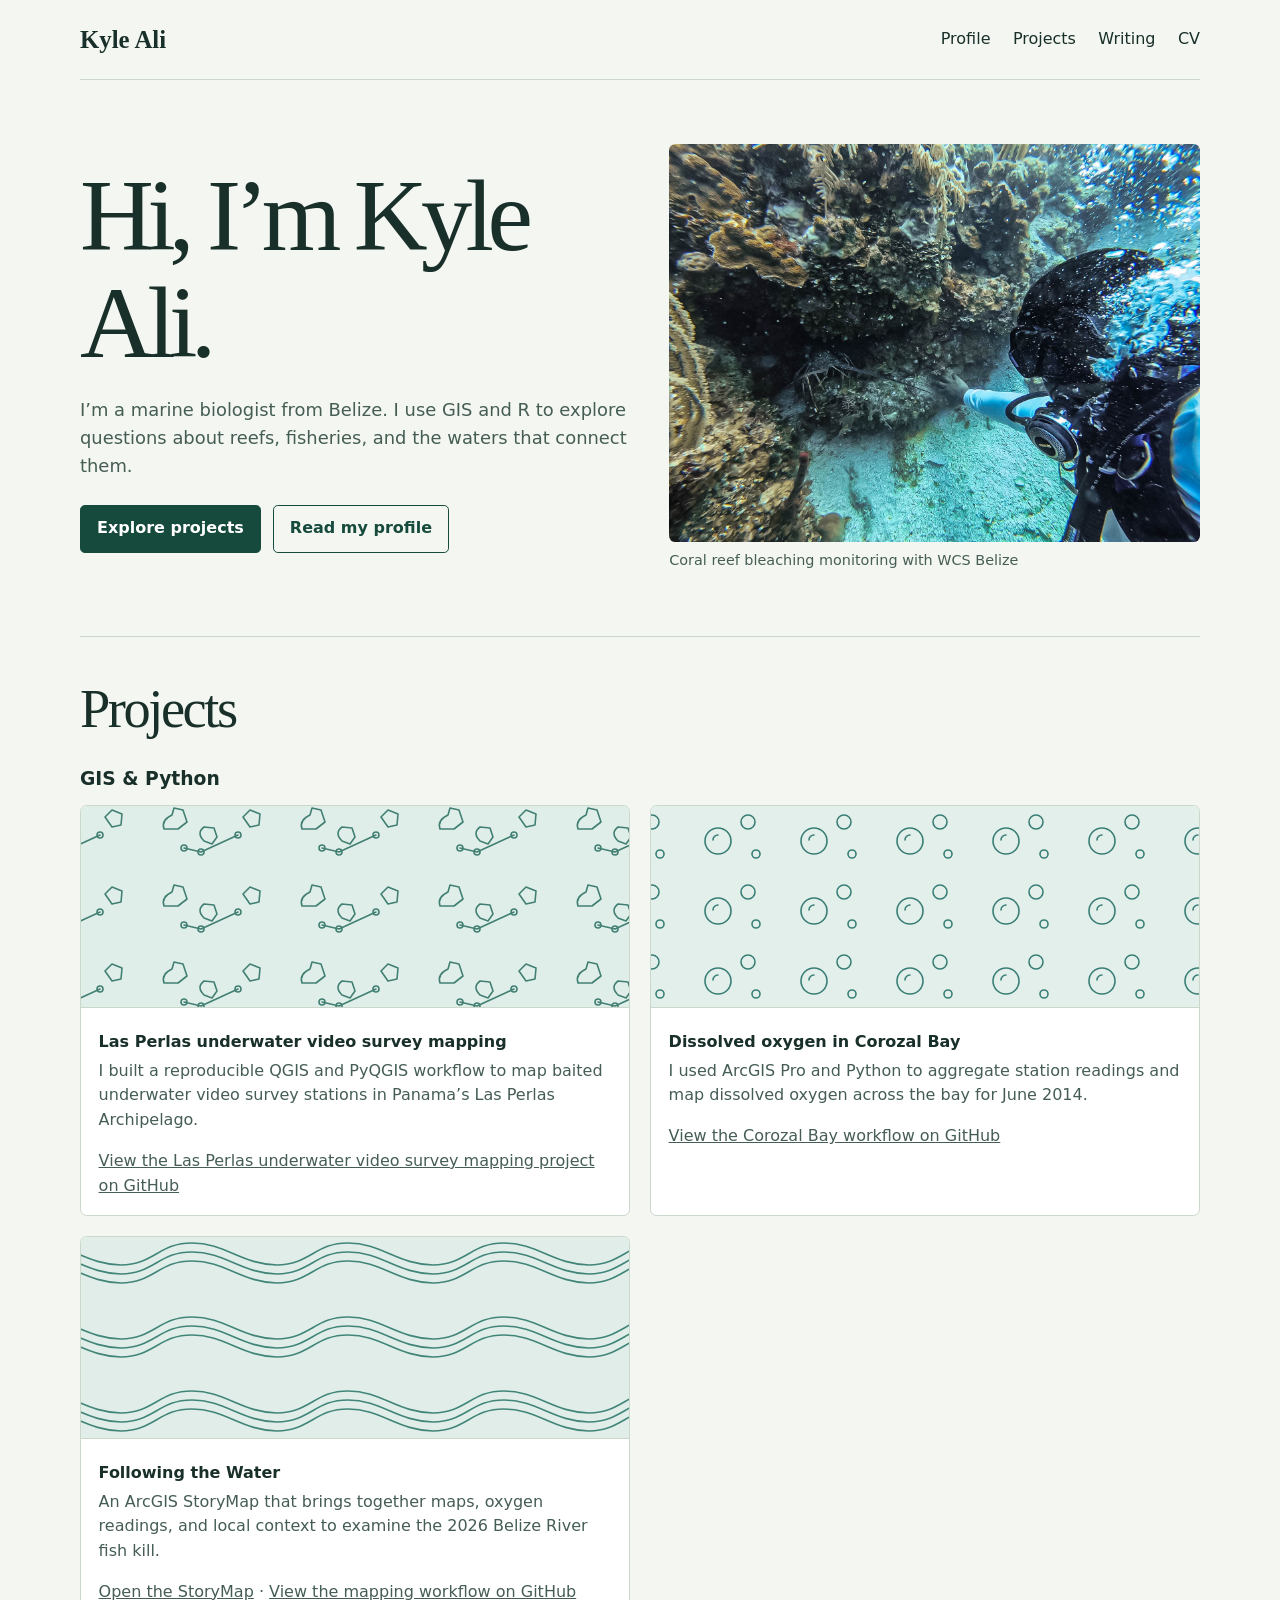
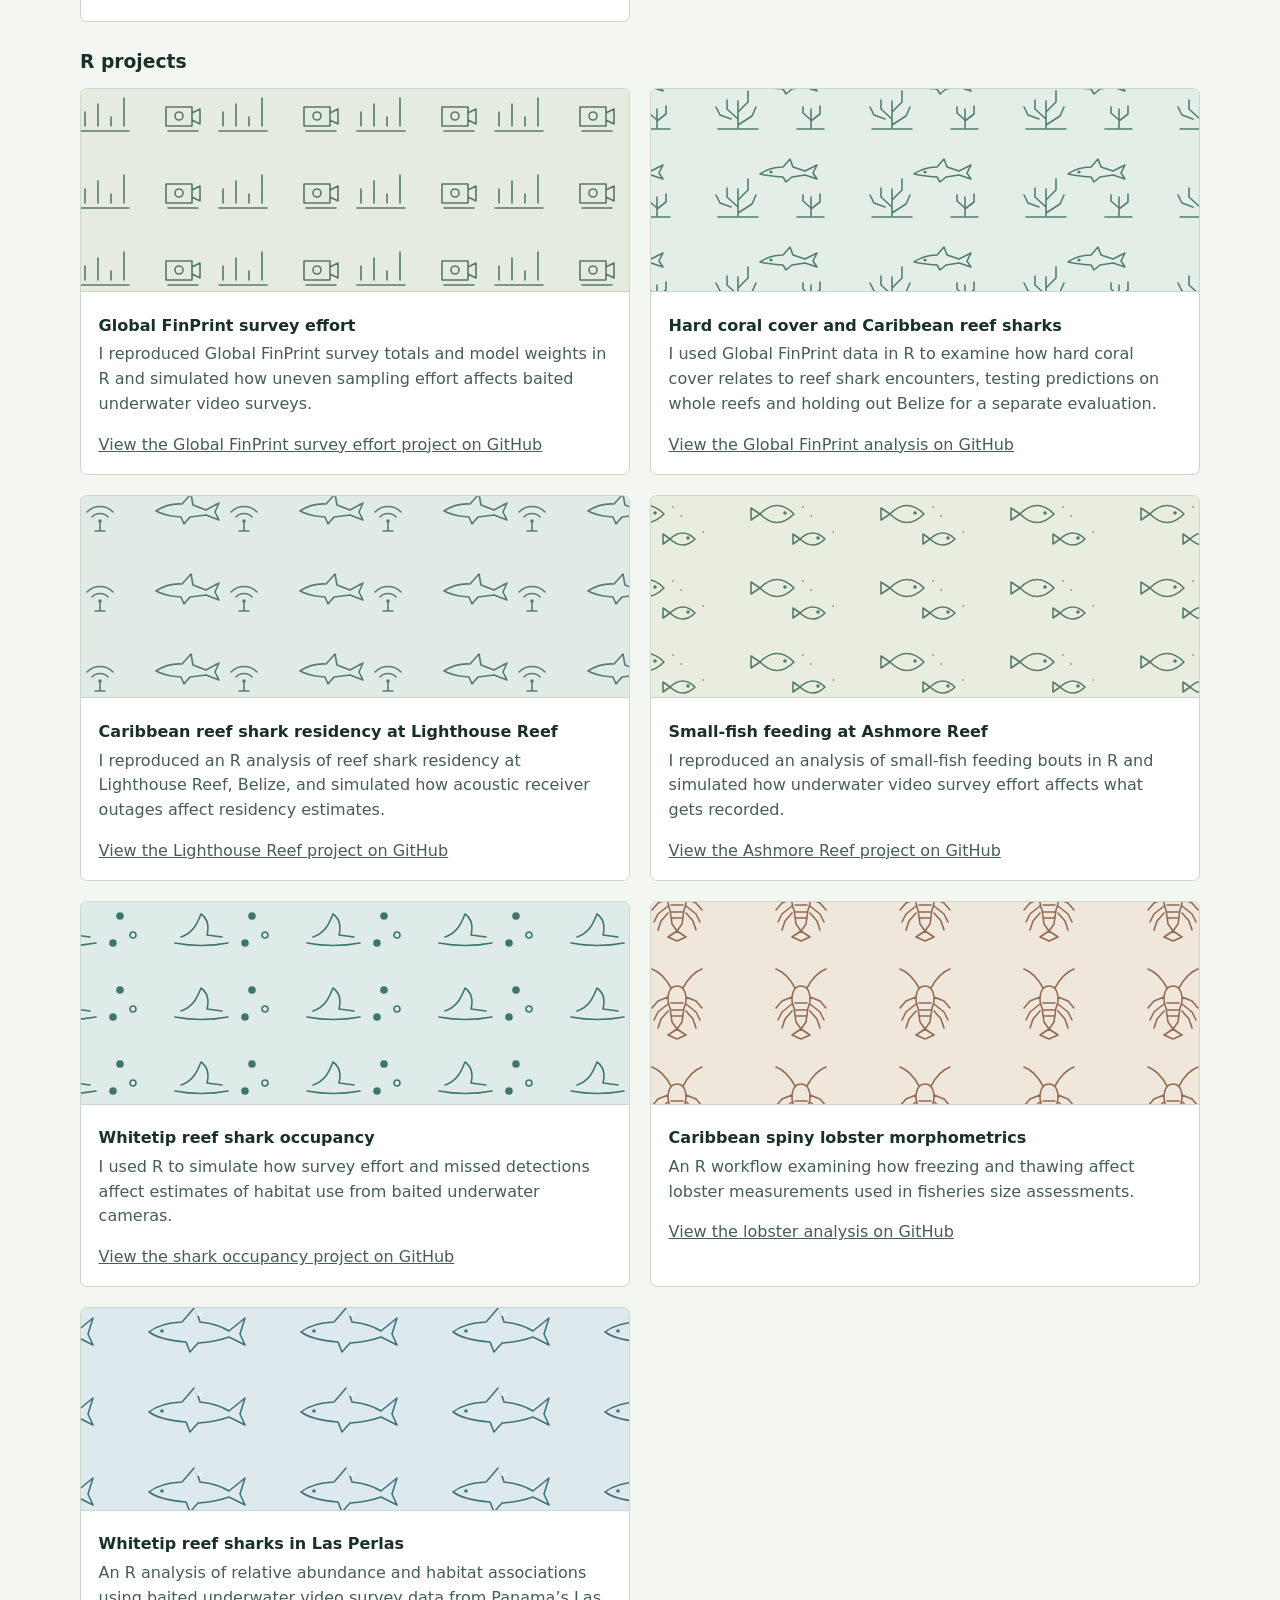
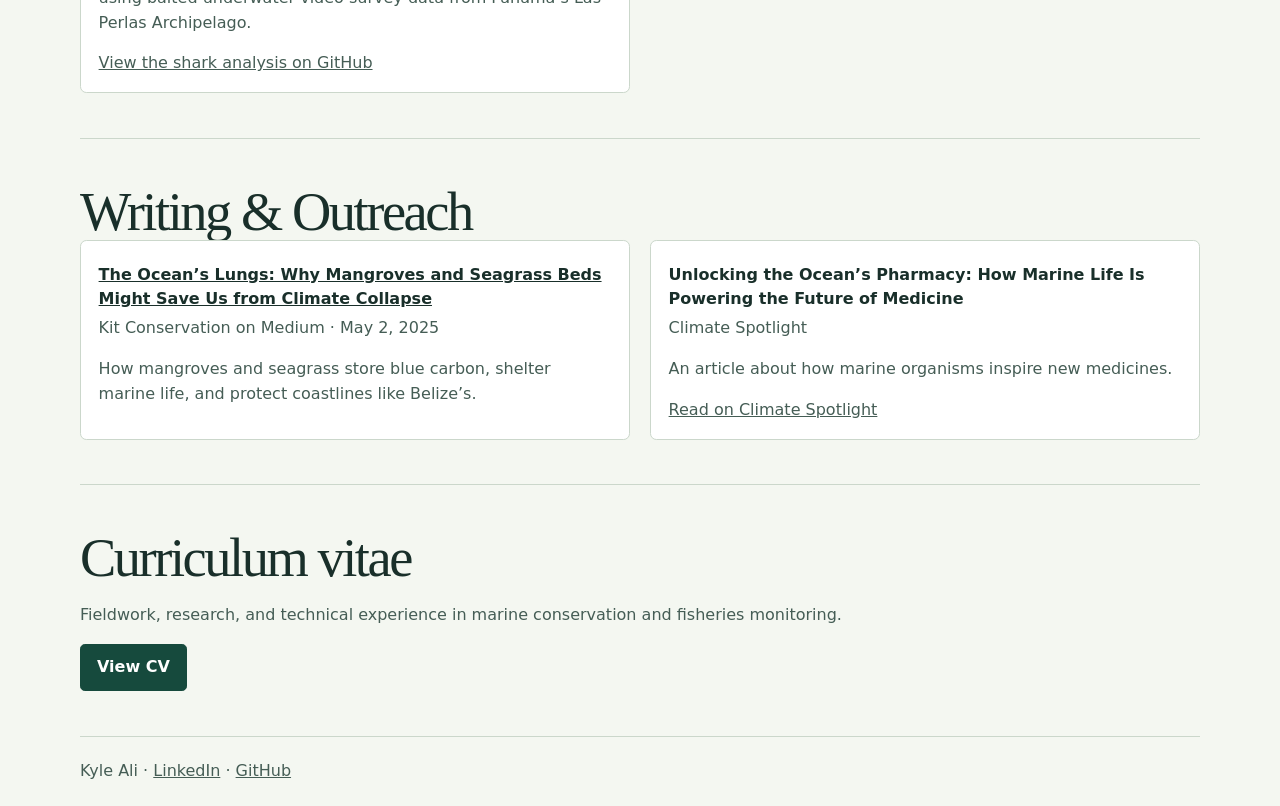
<file: index.html>
<!doctype html>
<html lang="en">
<head>
  <meta charset="utf-8">
  <meta name="viewport" content="width=device-width, initial-scale=1">
  <meta name="description" content="Kyle Ali’s portfolio in marine biology, GIS, and ecological data analysis in R.">
  <title>Kyle Ali | Marine Biology, GIS &amp; R</title>
  <link rel="stylesheet" href="style.css?v=7">
</head>
<body>
  <a class="skip" href="#main">Skip to content</a>
  <header class="wrap">
    <a class="brand" href="#main">Kyle Ali</a>
    <nav aria-label="Main navigation"><a href="profile.html">Profile</a><a href="#work">Projects</a><a href="#writing">Writing</a><a href="cv.html">CV</a></nav>
  </header>
  <main id="main" class="wrap">
    <section class="hero" aria-labelledby="title">
      <div>
        <h1 id="title">Hi, I’m Kyle Ali.</h1>
        <p>I’m a marine biologist from Belize. I use GIS and R to explore questions about reefs, fisheries, and the waters that connect them.</p>
        <div class="actions"><a class="button" href="#work">Explore projects</a><a class="button secondary" href="profile.html">Read my profile</a></div>
      </div>
      <figure class="hero-photo">
        <img src="kyle-reef.jpg" width="1600" height="1200" alt="Kyle Ali scuba diving beside a reef and looking into a crevice">
        <figcaption>Coral reef bleaching monitoring with WCS Belize</figcaption>
      </figure>
    </section>
    <section class="section" id="work" aria-labelledby="work-title">
      <h2 id="work-title">Projects</h2>
      <h3 class="project-group">GIS &amp; Python</h3>
      <div class="projects">
        <article>
          <div class="project-preview pattern-las-perlas-qgis-mapping" aria-hidden="true"></div>
          <h4>Las Perlas underwater video survey mapping</h4>
          <p>I built a reproducible QGIS and PyQGIS workflow to map baited underwater video survey stations in Panama’s Las Perlas Archipelago.</p>
          <p><a href="https://github.com/kylealibz/las-perlas-qgis-mapping">View the Las Perlas underwater video survey mapping project on GitHub</a></p>
        </article>
        <article>
          <div class="project-preview pattern-bay" aria-hidden="true"></div>
          <h4>Dissolved oxygen in Corozal Bay</h4>
          <p>I used ArcGIS Pro and Python to aggregate station readings and map dissolved oxygen across the bay for June 2014.</p>
          <p><a href="https://github.com/kylealibz/corozal-water-quality">View the Corozal Bay workflow on GitHub</a></p>
        </article>
        <article>
          <div class="project-preview pattern-river" aria-hidden="true"></div>
          <h4>Following the Water</h4>
          <p>An ArcGIS StoryMap that brings together maps, oxygen readings, and local context to examine the 2026 Belize River fish kill.</p>
          <p><a href="https://storymaps.arcgis.com/stories/e6ee90cbb7d04636bd0248661512deea">Open the StoryMap</a> · <a href="https://github.com/kylealibz/following-the-water">View the mapping workflow on GitHub</a></p>
        </article>
      </div>
      <h3 class="project-group">R projects</h3>
      <div class="projects">
        <article>
          <div class="project-preview pattern-macneil-finprint" aria-hidden="true"></div>
          <h4>Global FinPrint survey effort</h4>
          <p>I reproduced Global FinPrint survey totals and model weights in R and simulated how uneven sampling effort affects baited underwater video surveys.</p>
          <p><a href="https://github.com/kylealibz/macneil-finprint">View the Global FinPrint survey effort project on GitHub</a></p>
        </article>
        <article>
          <div class="project-preview pattern-finprint" aria-hidden="true"></div>
          <h4>Hard coral cover and Caribbean reef sharks</h4>
          <p>I used Global FinPrint data in R to examine how hard coral cover relates to reef shark encounters, testing predictions on whole reefs and holding out Belize for a separate evaluation.</p>
          <p><a href="https://github.com/kylealibz/finprint-coral-sharks">View the Global FinPrint analysis on GitHub</a></p>
        </article>
        <article>
          <div class="project-preview pattern-residency" aria-hidden="true"></div>
          <h4>Caribbean reef shark residency at Lighthouse Reef</h4>
          <p>I reproduced an R analysis of reef shark residency at Lighthouse Reef, Belize, and simulated how acoustic receiver outages affect residency estimates.</p>
          <p><a href="https://github.com/kylealibz/lighthouse-shark-residency">View the Lighthouse Reef project on GitHub</a></p>
        </article>
        <article>
          <div class="project-preview pattern-feeding" aria-hidden="true"></div>
          <h4>Small-fish feeding at Ashmore Reef</h4>
          <p>I reproduced an analysis of small-fish feeding bouts in R and simulated how underwater video survey effort affects what gets recorded.</p>
          <p><a href="https://github.com/kylealibz/ashmore-bruv">View the Ashmore Reef project on GitHub</a></p>
        </article>
        <article>
          <div class="project-preview pattern-occupancy" aria-hidden="true"></div>
          <h4>Whitetip reef shark occupancy</h4>
          <p>I used R to simulate how survey effort and missed detections affect estimates of habitat use from baited underwater cameras.</p>
          <p><a href="https://github.com/kylealibz/whitetip-occupancy">View the shark occupancy project on GitHub</a></p>
        </article>
        <article>
          <div class="project-preview pattern-lobster" aria-hidden="true"></div>
          <h4>Caribbean spiny lobster morphometrics</h4>
          <p>An R workflow examining how freezing and thawing affect lobster measurements used in fisheries size assessments.</p>
          <p><a href="https://github.com/kylealibz/caribbean-spiny-lobster-morphometrics">View the lobster analysis on GitHub</a></p>
        </article>
        <article>
          <div class="project-preview pattern-sharks" aria-hidden="true"></div>
          <h4>Whitetip reef sharks in Las Perlas</h4>
          <p>An R analysis of relative abundance and habitat associations using baited underwater video survey data from Panama’s Las Perlas Archipelago.</p>
          <p><a href="https://github.com/kylealibz/las-perlas-bruv-analysis">View the shark analysis on GitHub</a></p>
        </article>
      </div>
    </section>
    <section class="section" id="writing" aria-labelledby="writing-title">
      <h2 id="writing-title">Writing &amp; Outreach</h2>
      <div class="projects">
        <article>
          <h4><a href="https://medium.com/@kyleali.bz/the-oceans-lungs-why-mangroves-and-seagrass-beds-might-save-us-from-climate-collapse-59347dd7f408">The Ocean’s Lungs: Why Mangroves and Seagrass Beds Might Save Us from Climate Collapse</a></h4>
          <p>Kit Conservation on Medium · <time datetime="2025-05-02">May 2, 2025</time></p>
          <p>How mangroves and seagrass store blue carbon, shelter marine life, and protect coastlines like Belize’s.</p>
        </article>
        <article>
          <h4>Unlocking the Ocean’s Pharmacy: How Marine Life Is Powering the Future of Medicine</h4>
          <p>Climate Spotlight</p>
          <p>An article about how marine organisms inspire new medicines.</p>
          <p><a href="https://climatespotlight.com/unlocking-the-oceans-pharmacy-how-marine-life-is-powering-the-future-of-medicine/">Read on Climate Spotlight</a></p>
        </article>
      </div>
    </section>
    <section class="section cv" id="cv" aria-labelledby="cv-title">
      <h2 id="cv-title">Curriculum vitae</h2>
      <p>Fieldwork, research, and technical experience in marine conservation and fisheries monitoring.</p>
      <a class="button" href="cv.html">View CV</a>
    </section>
  </main>
  <footer class="wrap">Kyle Ali · <a href="https://www.linkedin.com/in/kylealibz/">LinkedIn</a> · <a href="https://github.com/kylealibz">GitHub</a></footer>
</body>
</html>
</file>
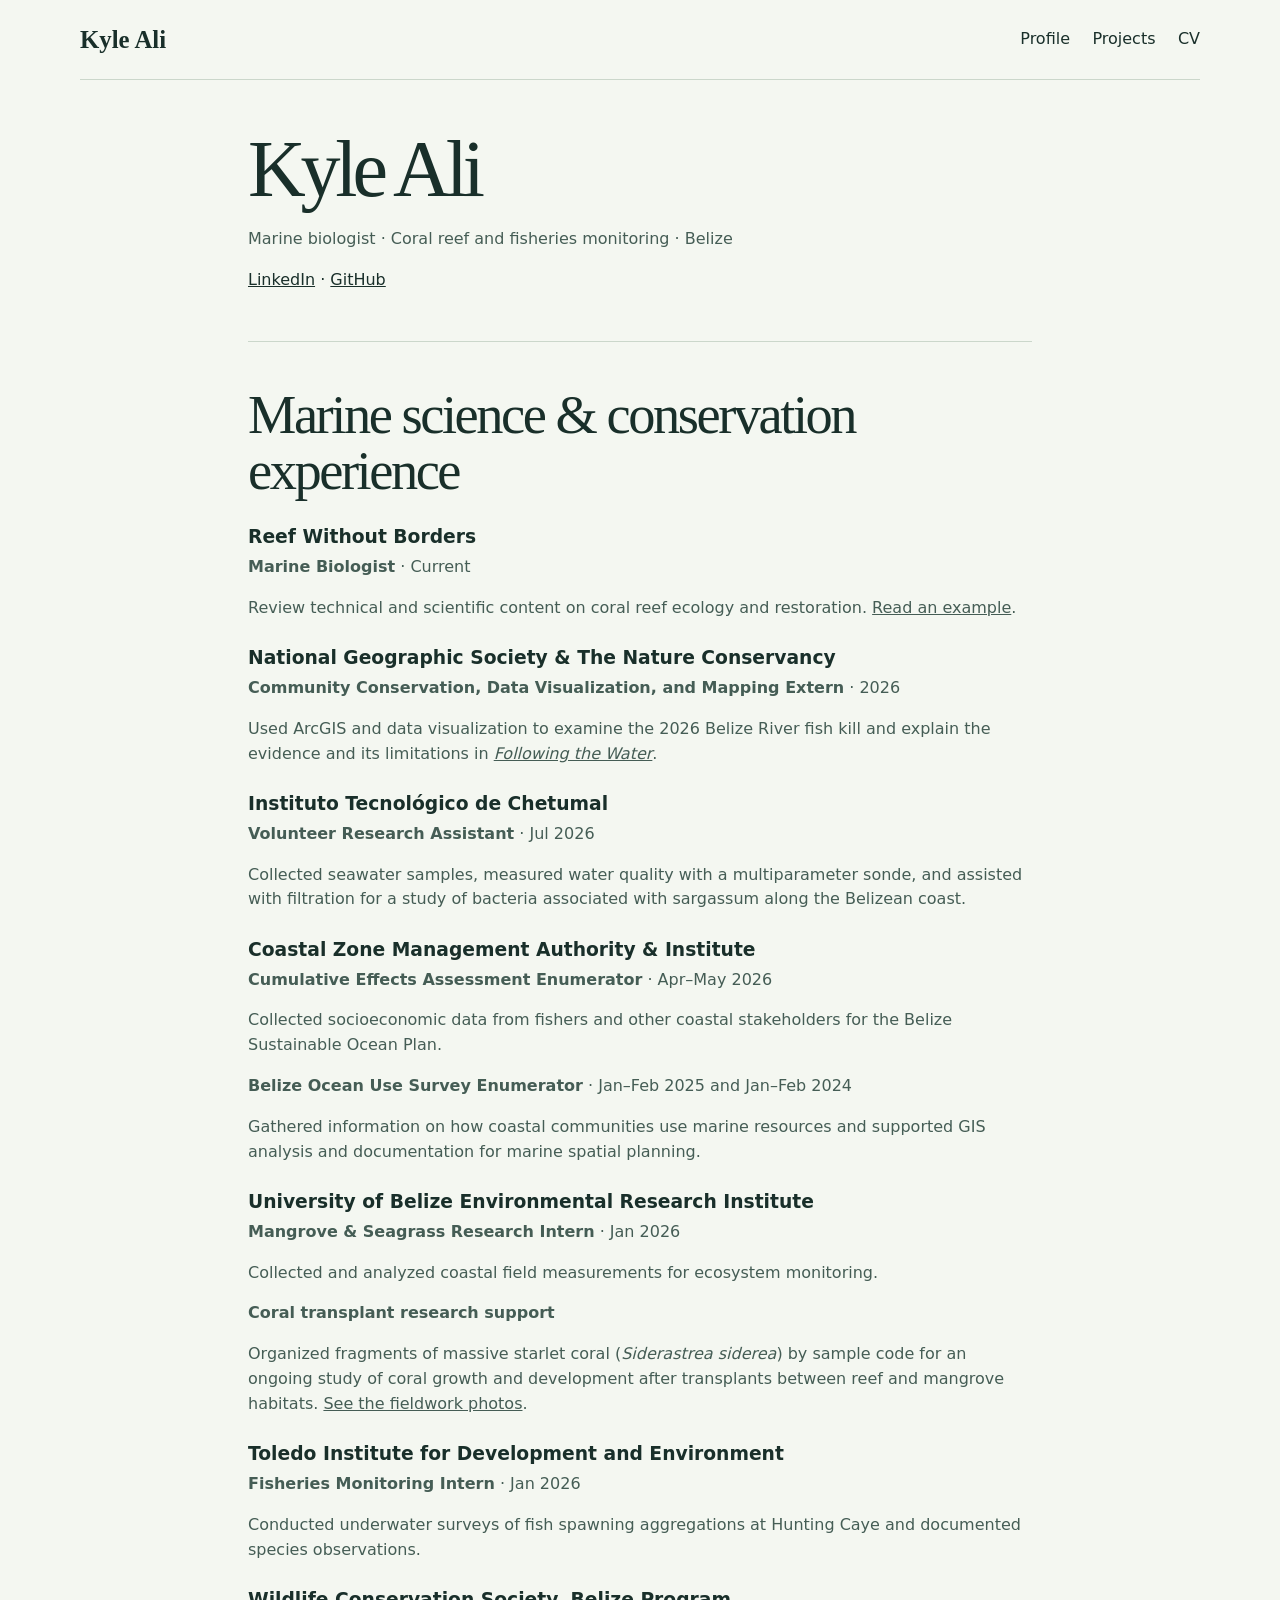
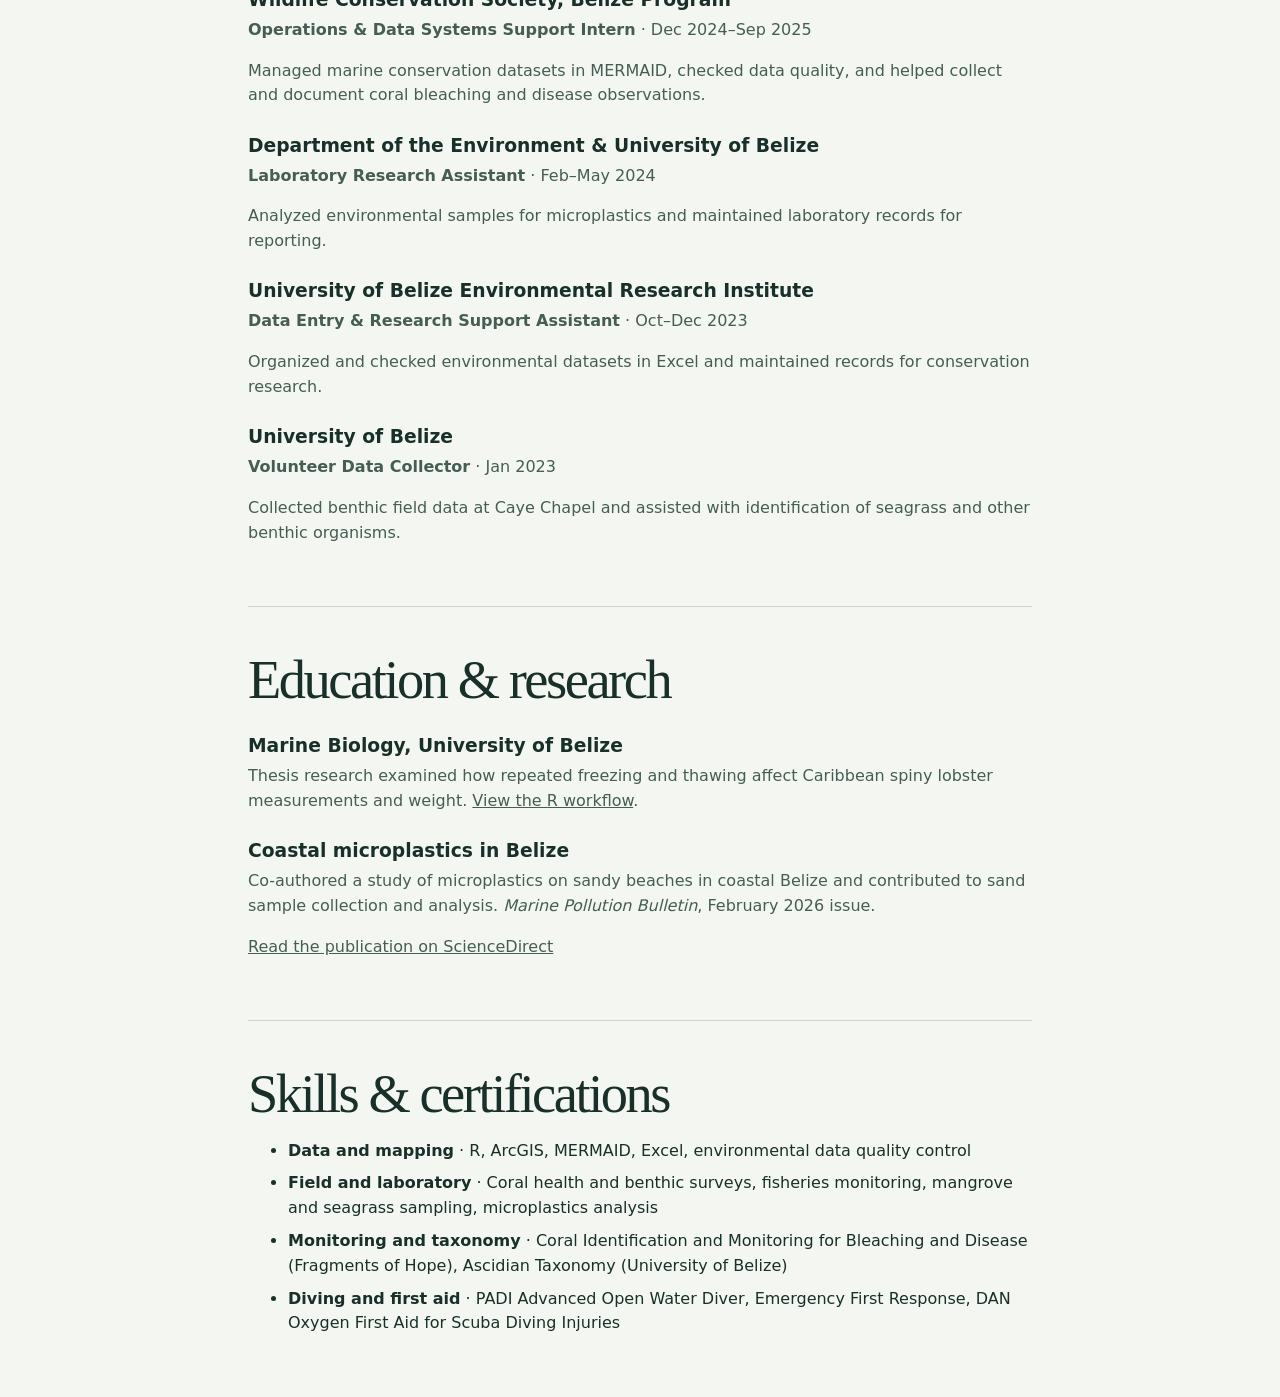
<file: cv.html>
<!doctype html>
<html lang="en">
<head>
  <meta charset="utf-8">
  <meta name="viewport" content="width=device-width, initial-scale=1">
  <title>CV | Kyle Ali</title>
  <link rel="stylesheet" href="style.css">
</head>
<body>
  <a class="skip" href="#main">Skip to content</a>
  <header class="wrap">
    <a class="brand" href="index.html">Kyle Ali</a>
    <nav aria-label="Main navigation"><a href="profile.html">Profile</a><a href="index.html#work">Projects</a><a href="cv.html" aria-current="page">CV</a></nav>
  </header>
  <main id="main" class="wrap resume">
    <div class="resume-intro">
      <h1>Kyle Ali</h1>
      <p>Marine biologist · Coral reef and fisheries monitoring · Belize</p>
      <a href="https://www.linkedin.com/in/kylealibz/">LinkedIn</a> · <a href="https://github.com/kylealibz">GitHub</a>
    </div>
    <section class="section">
      <h2>Marine science &amp; conservation experience</h2>
      <h3>Reef Without Borders</h3>
      <p><strong>Marine Biologist</strong> · Current</p>
      <p>Review technical and scientific content on coral reef ecology and restoration. <a href="https://reefwithoutborders.org/the-science-behind-reef-recovery/">Read an example</a>.</p>
      <h3>National Geographic Society &amp; The Nature Conservancy</h3>
      <p><strong>Community Conservation, Data Visualization, and Mapping Extern</strong> · 2026</p>
      <p>Used ArcGIS and data visualization to examine the 2026 Belize River fish kill and explain the evidence and its limitations in <a href="https://storymaps.arcgis.com/stories/e6ee90cbb7d04636bd0248661512deea"><em>Following the Water</em></a>.</p>
      <h3>Instituto Tecnológico de Chetumal</h3>
      <p><strong>Volunteer Research Assistant</strong> · Jul 2026</p>
      <p>Collected seawater samples, measured water quality with a multiparameter sonde, and assisted with filtration for a study of bacteria associated with sargassum along the Belizean coast.</p>
      <h3>Coastal Zone Management Authority &amp; Institute</h3>
      <p><strong>Cumulative Effects Assessment Enumerator</strong> · Apr–May 2026</p>
      <p>Collected socioeconomic data from fishers and other coastal stakeholders for the Belize Sustainable Ocean Plan.
      </p>
      <p><strong>Belize Ocean Use Survey Enumerator</strong> · Jan–Feb 2025 and Jan–Feb 2024</p>
      <p>Gathered information on how coastal communities use marine resources and supported GIS analysis and documentation for marine spatial planning.</p>
      <h3>University of Belize Environmental Research Institute</h3>
      <p><strong>Mangrove &amp; Seagrass Research Intern</strong> · Jan 2026</p>
      <p>Collected and analyzed coastal field measurements for ecosystem monitoring.</p>
      <p><strong>Coral transplant research support</strong></p>
      <p>Organized fragments of massive starlet coral (<i>Siderastrea siderea</i>) by sample code for an ongoing study of coral growth and development after transplants between reef and mangrove habitats. <a href="profile.html#fieldwork">See the fieldwork photos</a>.</p>
      <h3>Toledo Institute for Development and Environment</h3>
      <p><strong>Fisheries Monitoring Intern</strong> · Jan 2026</p>
      <p>Conducted underwater surveys of fish spawning aggregations at Hunting Caye and documented species observations.</p>
      <h3>Wildlife Conservation Society, Belize Program</h3>
      <p><strong>Operations &amp; Data Systems Support Intern</strong> · Dec 2024–Sep 2025</p>
      <p>Managed marine conservation datasets in MERMAID, checked data quality, and helped collect and document coral bleaching and disease observations.</p>
      <h3>Department of the Environment &amp; University of Belize</h3>
      <p><strong>Laboratory Research Assistant</strong> · Feb–May 2024</p>
      <p>Analyzed environmental samples for microplastics and maintained laboratory records for reporting.</p>
      <h3>University of Belize Environmental Research Institute</h3>
      <p><strong>Data Entry &amp; Research Support Assistant</strong> · Oct–Dec 2023</p>
      <p>Organized and checked environmental datasets in Excel and maintained records for conservation research.</p>
      <h3>University of Belize</h3>
      <p><strong>Volunteer Data Collector</strong> · Jan 2023</p>
      <p>Collected benthic field data at Caye Chapel and assisted with identification of seagrass and other benthic organisms.</p>
    </section>
    <section class="section">
      <h2>Education &amp; research</h2>
      <h3>Marine Biology, University of Belize</h3>
      <p>Thesis research examined how repeated freezing and thawing affect Caribbean spiny lobster measurements and weight. <a href="https://github.com/kylealibz/caribbean-spiny-lobster-morphometrics">View the R workflow</a>.</p>
      <h3>Coastal microplastics in Belize</h3>
      <p>Co-authored a study of microplastics on sandy beaches in coastal Belize and contributed to sand sample collection and analysis. <em>Marine Pollution Bulletin</em>, February 2026 issue.</p>
      <p><a href="https://www.sciencedirect.com/science/article/abs/pii/S0025326X25014754">Read the publication on ScienceDirect</a></p>
    </section>
    <section class="section">
      <h2>Skills &amp; certifications</h2>
      <ul>
        <li><strong>Data and mapping</strong> · R, ArcGIS, MERMAID, Excel, environmental data quality control</li>
        <li><strong>Field and laboratory</strong> · Coral health and benthic surveys, fisheries monitoring, mangrove and seagrass sampling, microplastics analysis</li>
        <li><strong>Monitoring and taxonomy</strong> · Coral Identification and Monitoring for Bleaching and Disease (Fragments of Hope), Ascidian Taxonomy (University of Belize)</li>
        <li><strong>Diving and first aid</strong> · PADI Advanced Open Water Diver, Emergency First Response, DAN Oxygen First Aid for Scuba Diving Injuries</li>
      </ul>
    </section>
  </main>
</body>
</html>
</file>
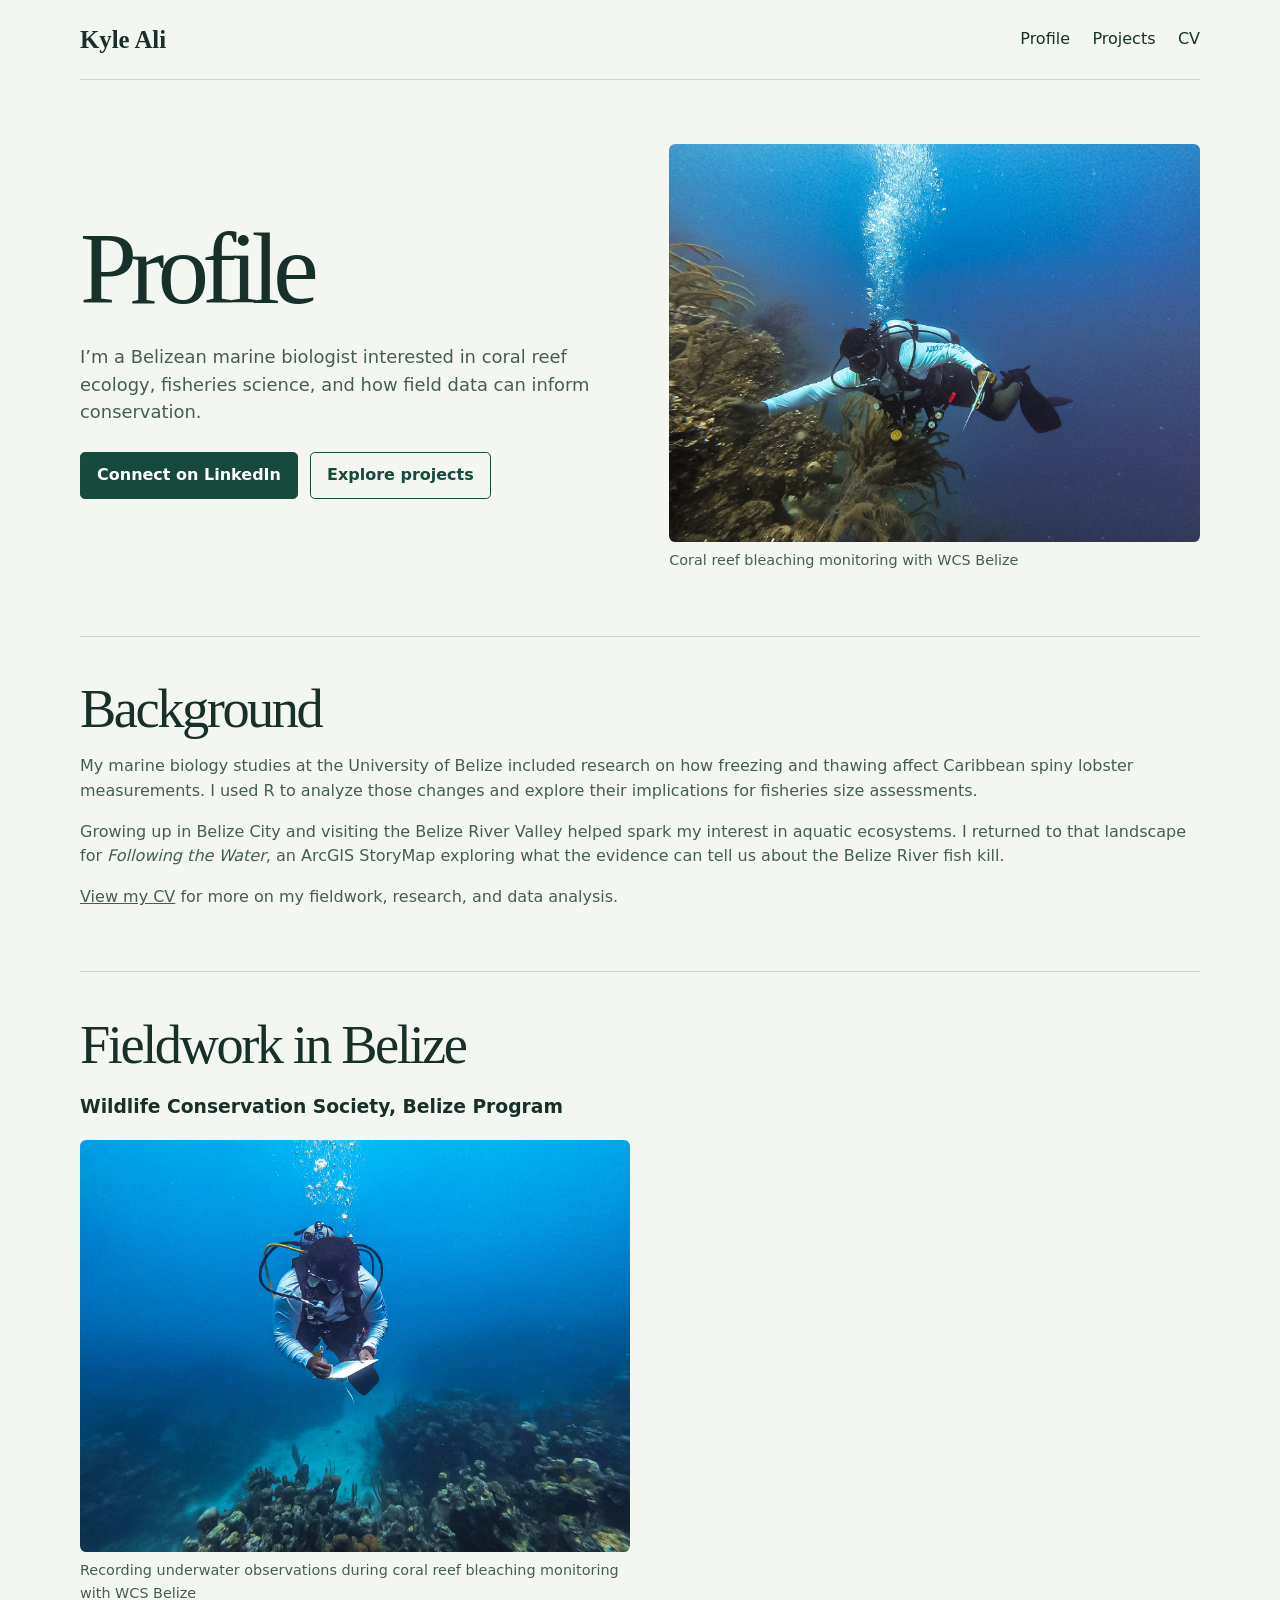
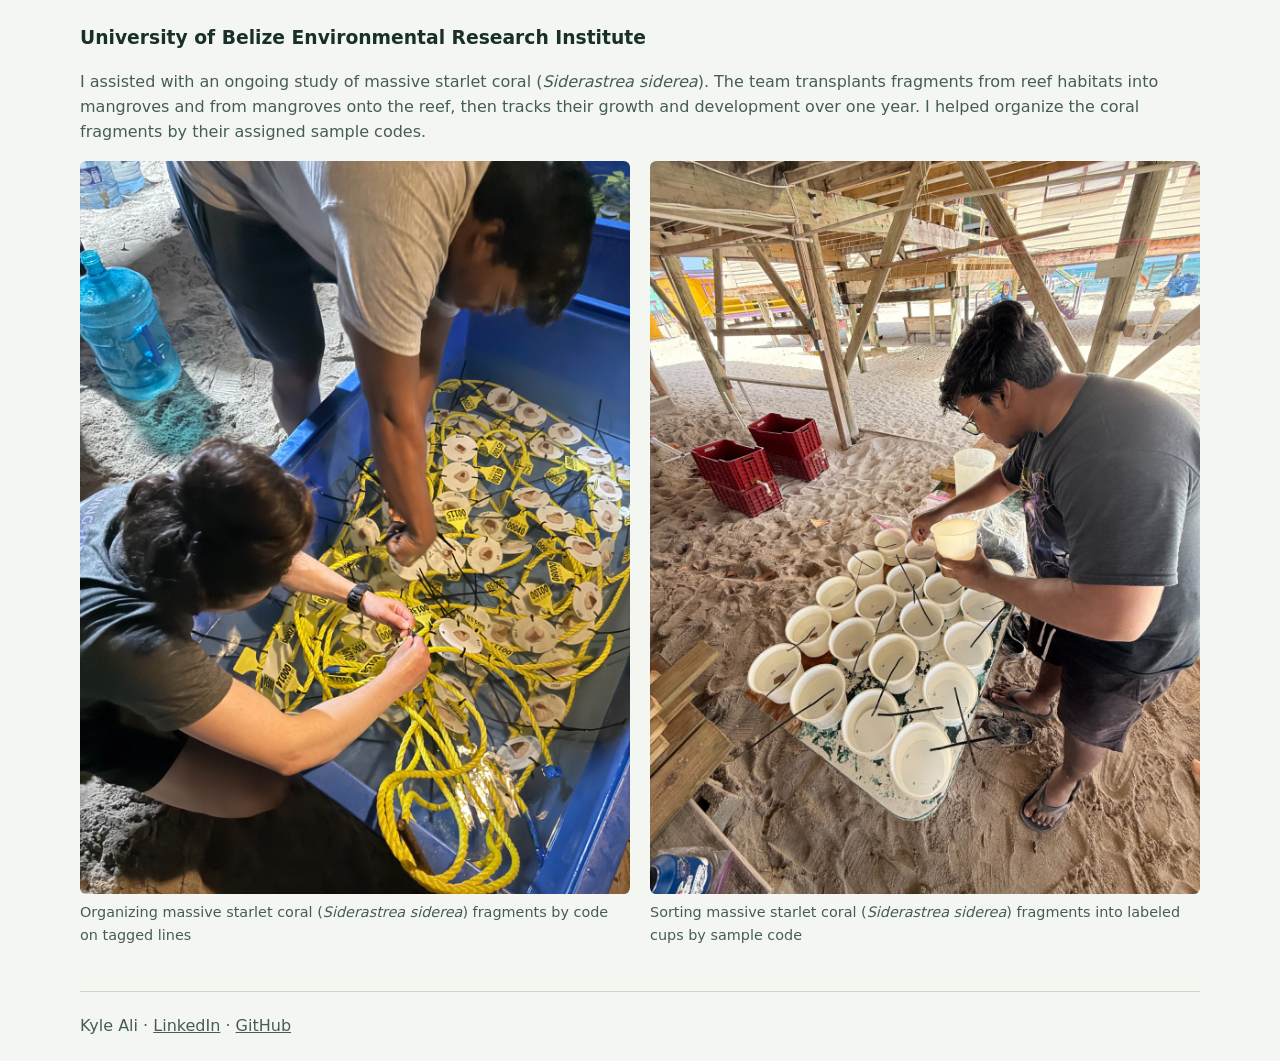
<file: profile.html>
<!doctype html>
<html lang="en">
<head>
  <meta charset="utf-8">
  <meta name="viewport" content="width=device-width, initial-scale=1">
  <title>Profile | Kyle Ali</title>
  <link rel="stylesheet" href="style.css">
</head>
<body>
  <a class="skip" href="#main">Skip to content</a>
  <header class="wrap">
    <a class="brand" href="index.html">Kyle Ali</a>
    <nav aria-label="Main navigation"><a href="profile.html" aria-current="page">Profile</a><a href="index.html#work">Projects</a><a href="cv.html">CV</a></nav>
  </header>
  <main id="main" class="wrap">
    <section class="hero">
      <div>
        <h1>Profile</h1>
        <p>I’m a Belizean marine biologist interested in coral reef ecology, fisheries science, and how field data can inform conservation.</p>
        <div class="actions"><a class="button" href="https://www.linkedin.com/in/kylealibz/">Connect on LinkedIn</a><a class="button secondary" href="index.html#work">Explore projects</a></div>
      </div>
      <figure class="hero-photo">
        <img src="wcs-reef.jpg" width="1600" height="1200" alt="Kyle Ali diving along a reef wall with a survey slate">
        <figcaption>Coral reef bleaching monitoring with WCS Belize</figcaption>
      </figure>
    </section>
    <section class="section">
      <h2>Background</h2>
      <p>My marine biology studies at the University of Belize included research on how freezing and thawing affect Caribbean spiny lobster measurements. I used R to analyze those changes and explore their implications for fisheries size assessments.</p>
      <p>Growing up in Belize City and visiting the Belize River Valley helped spark my interest in aquatic ecosystems. I returned to that landscape for <em>Following the Water</em>, an ArcGIS StoryMap exploring what the evidence can tell us about the Belize River fish kill.</p>
      <p><a href="cv.html">View my CV</a> for more on my fieldwork, research, and data analysis.</p>
    </section>
    <section class="section" aria-labelledby="fieldwork">
      <h2 id="fieldwork">Fieldwork in Belize</h2>
      <h3>Wildlife Conservation Society, Belize Program</h3>
      <div class="field-photos">
        <figure>
          <img src="wcs-notes.jpg" width="1600" height="1200" loading="lazy" alt="Kyle writing on a slate while hovering above the reef">
          <figcaption>Recording underwater observations during coral reef bleaching monitoring with WCS Belize</figcaption>
        </figure>
      </div>
      <h3>University of Belize Environmental Research Institute</h3>
      <p>I assisted with an ongoing study of massive starlet coral (<i>Siderastrea siderea</i>). The team transplants fragments from reef habitats into mangroves and from mangroves onto the reef, then tracks their growth and development over one year. I helped organize the coral fragments by their assigned sample codes.</p>
      <div class="field-photos">
        <figure>
          <img src="eri-tags.jpg" width="1200" height="1600" loading="lazy" alt="Team members securing numbered tags to yellow lines in a blue bin">
          <figcaption>Organizing massive starlet coral (<i>Siderastrea siderea</i>) fragments by code on tagged lines</figcaption>
        </figure>
        <figure>
          <img src="eri-samples.jpg" width="1200" height="1600" loading="lazy" alt="Kyle working with a row of labeled sample cups at a field station">
          <figcaption>Sorting massive starlet coral (<i>Siderastrea siderea</i>) fragments into labeled cups by sample code</figcaption>
        </figure>
      </div>
    </section>
  </main>
  <footer class="wrap">Kyle Ali · <a href="https://www.linkedin.com/in/kylealibz/">LinkedIn</a> · <a href="https://github.com/kylealibz">GitHub</a></footer>
</body>
</html>
</file>
<file: style.css>
:root {
  color-scheme: light;
  --ink: #192f2a;
  --muted: #455d55;
  --paper: #f4f7f1;
  --line: #cbd7cb;
  --green: #164a3d;
  font-family: "Segoe UI", system-ui, sans-serif;
  line-height: 1.55;
  color: var(--ink);
  background: var(--paper);
}
* { box-sizing: border-box; }
body { margin: 0; }
.wrap { width: min(70rem, calc(100% - 3rem)); margin-inline: auto; }
a { color: inherit; }
a:focus-visible { outline: 3px solid #a24720; outline-offset: 4px; }
.skip { position: absolute; translate: 0 -150%; padding: .5rem; background: white; }
.skip:focus { translate: 0; }
header, nav, .actions { display: flex; align-items: center; gap: 1.4rem; }
header { min-height: 5rem; justify-content: space-between; border-bottom: 1px solid var(--line); }
header a { text-decoration: none; }
nav a:hover { text-decoration: underline; }
.brand { font: bold 1.55rem Georgia, serif; }
.hero { display: grid; grid-template-columns: 1.05fr 1fr; align-items: center; gap: 2rem; padding-block: 4rem; }
h1, h2 { margin: 0; font-family: Georgia, serif; font-weight: normal; line-height: 1.04; }
h1 { font-size: clamp(3.3rem, 8vw, 6.6rem); letter-spacing: -.065em; }
h2 { font-size: clamp(2.2rem, 5vw, 3.4rem); letter-spacing: -.045em; }
p { color: var(--muted); }
.hero p { font-size: 1.12rem; margin: 1.25rem 0 1.6rem; }
.actions { flex-wrap: wrap; gap: .75rem; }
.button { padding: .65rem 1rem; background: var(--green); color: white; border: 1px solid var(--green); text-decoration: none; font-weight: 600; border-radius: .3rem; }
.button { display: inline-block; }
.button:hover { background: #236453; }
.secondary { background: transparent; color: var(--green); }
.secondary:hover { background: #e2ece2; }
.hero-photo, .field-photos figure { margin: 0; }
.hero-photo img, .field-photos img { display: block; width: 100%; height: auto; border-radius: .4rem; }
figcaption { margin-top: .45rem; font-size: .9rem; color: var(--muted); }
.field-photos { display: grid; grid-template-columns: repeat(2, minmax(0, 1fr)); gap: 1.25rem; }
.section { padding-block: 2.8rem; border-top: 1px solid var(--line); }
.projects { display: grid; grid-template-columns: repeat(2, minmax(0, 1fr)); gap: 1.25rem; }
article { border: 1px solid var(--line); border-radius: .4rem; overflow: hidden; background: #fff; }
.project-group { margin: 1.6rem 0 .75rem; }
article h4, article p { margin-inline: 1.1rem; }
article h4 { margin-bottom: 0; }
article p { margin-top: .25rem; }
.project-preview {
  aspect-ratio: 2.7;
  background-position: center;
  border-bottom: 1px solid var(--line);
  background-color: #dce9df;
}
.pattern-bay {
  background-color: #e3efeb;
  background-image: url("data:image/svg+xml,%3Csvg%20xmlns%3D%22http%3A%2F%2Fwww.w3.org%2F2000%2Fsvg%22%20width%3D%2296%22%20height%3D%2270%22%20viewBox%3D%220%200%2096%2070%22%20color%3D%22%23397e75%22%3E%3Cg%20fill%3D%22none%22%20stroke%3D%22%23397e75%22%20stroke-width%3D%221.6%22%20stroke-linecap%3D%22round%22%20stroke-linejoin%3D%22round%22%3E%3Ccircle%20cx%3D%2233%22%20cy%3D%2239%22%20r%3D%2213%22%2F%3E%3Ccircle%20cx%3D%2263%22%20cy%3D%2220%22%20r%3D%227%22%2F%3E%3Ccircle%20cx%3D%2271%22%20cy%3D%2252%22%20r%3D%224%22%2F%3E%3Cpath%20d%3D%22M28%2038a5%205%200%200%201%205-5%22%2F%3E%3C%2Fg%3E%3C%2Fsvg%3E");
}
.pattern-feeding {
  background-color: #e8eddf;
  background-image: url("data:image/svg+xml,%3Csvg%20xmlns%3D%22http%3A%2F%2Fwww.w3.org%2F2000%2Fsvg%22%20width%3D%22130%22%20height%3D%2274%22%20viewBox%3D%220%200%20130%2074%22%20color%3D%22%23587b67%22%3E%3Cg%20fill%3D%22none%22%20stroke%3D%22%23587b67%22%20stroke-width%3D%221.6%22%20stroke-linecap%3D%22round%22%20stroke-linejoin%3D%22round%22%3E%3Cpath%20d%3D%22M30%2028q17-17%2034%200-17%2017-34%200l-9%206V22zM70%2053q13-12%2025%200-12%2012-25%200l-7%205V48z%22%2F%3E%3Ccircle%20cx%3D%2255%22%20cy%3D%2227%22%20r%3D%221%22%20fill%3D%22currentColor%22%2F%3E%3Ccircle%20cx%3D%2288%22%20cy%3D%2252%22%20r%3D%221%22%20fill%3D%22currentColor%22%2F%3E%3Cpath%20d%3D%22M73%2021h.1m8%209h.1m22%2016h.1%22%2F%3E%3C%2Fg%3E%3C%2Fsvg%3E");
}
.pattern-occupancy {
  background-color: #deebe8;
  background-image: url("data:image/svg+xml,%3Csvg%20xmlns%3D%22http%3A%2F%2Fwww.w3.org%2F2000%2Fsvg%22%20width%3D%22132%22%20height%3D%2274%22%20viewBox%3D%220%200%20132%2074%22%20color%3D%22%233d766e%22%3E%3Cg%20fill%3D%22none%22%20stroke%3D%22%233d766e%22%20stroke-width%3D%221.6%22%20stroke-linecap%3D%22round%22%20stroke-linejoin%3D%22round%22%3E%3Cpath%20d%3D%22M24%2045c12-4%2016-13%2020-23%207%205%208%2013%206%2021l15%202m-47%206q26%205%2053%200%22%2F%3E%3Ccircle%20cx%3D%2295%22%20cy%3D%2224%22%20r%3D%223%22%20fill%3D%22currentColor%22%2F%3E%3Ccircle%20cx%3D%22108%22%20cy%3D%2243%22%20r%3D%223%22%2F%3E%3Ccircle%20cx%3D%2288%22%20cy%3D%2251%22%20r%3D%223%22%20fill%3D%22currentColor%22%2F%3E%3C%2Fg%3E%3C%2Fsvg%3E");
}
.pattern-river {
  background-color: #e0ede8;
  background-image: url("data:image/svg+xml,%3Csvg%20xmlns%3D%22http%3A%2F%2Fwww.w3.org%2F2000%2Fsvg%22%20width%3D%22156%22%20height%3D%2274%22%20viewBox%3D%220%200%20156%2074%22%20color%3D%22%23408578%22%3E%3Cg%20fill%3D%22none%22%20stroke%3D%22%23408578%22%20stroke-width%3D%221.6%22%20stroke-linecap%3D%22round%22%20stroke-linejoin%3D%22round%22%3E%3Cpath%20d%3D%22M-2%2038c36%200%2039-22%2073-22s49%2022%2087%2022M-2%2047c36%200%2039-22%2073-22s49%2022%2087%2022M-2%2056c36%200%2039-22%2073-22s49%2022%2087%2022%22%2F%3E%3C%2Fg%3E%3C%2Fsvg%3E");
}
.pattern-lobster {
  background-color: #f0e7dc;
  background-image: url("data:image/svg+xml,%3Csvg%20xmlns%3D%22http%3A%2F%2Fwww.w3.org%2F2000%2Fsvg%22%20width%3D%22124%22%20height%3D%2298%22%20viewBox%3D%220%200%20124%2098%22%20color%3D%22%2395694f%22%3E%3Cg%20fill%3D%22none%22%20stroke%3D%22%2395694f%22%20stroke-width%3D%221.6%22%20stroke-linecap%3D%22round%22%20stroke-linejoin%3D%22round%22%3E%3Cpath%20d%3D%22M56%2034q-8-15-19-19m31%2019q8-15%2019-19M62%2032c-9%200-11%2013-7%2022l2%2014%205%207%205-7%202-14c4-9%202-22-7-22ZM56%2049h12m-12%207h12m-11%206h10m-5%2013-9%206%209%204%209-4-9-6m-9-32-10%204-6%207m16-4-10%208-4%208m14-9-7%208-3%209m28-31%2010%204%206%207m-16-4%2010%208%204%208m-14-9%207%208%203%209%22%2F%3E%3C%2Fg%3E%3C%2Fsvg%3E");
}
.pattern-sharks {
  background-color: #dde9ec;
  background-image: url("data:image/svg+xml,%3Csvg%20xmlns%3D%22http%3A%2F%2Fwww.w3.org%2F2000%2Fsvg%22%20width%3D%22152%22%20height%3D%2280%22%20viewBox%3D%220%200%20152%2080%22%20color%3D%22%233e727d%22%3E%3Cg%20fill%3D%22none%22%20stroke%3D%22%233e727d%22%20stroke-width%3D%221.6%22%20stroke-linecap%3D%22round%22%20stroke-linejoin%3D%22round%22%3E%3Cpath%20d%3D%22M22%2043q11-9%2033-10l13-15%205%2015q18%202%2029%209l16-13-5%2016%205%2011-16-8q-14%205-31%206l-8%209-4-10q-26-2-37-10z%22%2F%3E%3Cpath%20d%3D%22m68%2018%203%208%204-1%22%20stroke%3D%22%23fff%22%2F%3E%3Ccircle%20cx%3D%2235%22%20cy%3D%2242%22%20r%3D%221%22%20fill%3D%22currentColor%22%2F%3E%3C%2Fg%3E%3C%2Fsvg%3E");
}
.pattern-residency {
  background-color: #e0ebe5;
  background-image: url("data:image/svg+xml,%3Csvg%20xmlns%3D%22http%3A%2F%2Fwww.w3.org%2F2000%2Fsvg%22%20width%3D%22144%22%20height%3D%2280%22%20viewBox%3D%220%200%20144%2080%22%3E%3Cg%20fill%3D%22none%22%20stroke%3D%22%23547b77%22%20stroke-width%3D%221.6%22%20stroke-linecap%3D%22round%22%20stroke-linejoin%3D%22round%22%3E%3Cpath%20d%3D%22M17%2034q12-8%2026-7l9-10%202%2011%2013%205%2013-7-4%209%204%208-13-5-16%202-6%207-3-7q-16-1-25-6zM105%2054v-9m-5%209h10M97%2040a11%2011%200%200%201%2016%200m-21-5a18%2018%200%200%201%2026%200%22%2F%3E%3Ccircle%20cx%3D%22105%22%20cy%3D%2244%22%20r%3D%221%22%2F%3E%3C%2Fg%3E%3C%2Fsvg%3E");
}
.pattern-finprint {
  background-color: #e3eee7;
  background-image: url("data:image/svg+xml,%3Csvg%20xmlns%3D%22http%3A%2F%2Fwww.w3.org%2F2000%2Fsvg%22%20width%3D%22154%22%20height%3D%2288%22%20viewBox%3D%220%200%20154%2088%22%3E%3Cg%20fill%3D%22none%22%20stroke%3D%22%23527d71%22%20stroke-width%3D%221.6%22%20stroke-linecap%3D%22round%22%20stroke-linejoin%3D%22round%22%3E%3Cpath%20d%3D%22M66%2028q10-7%2023-7l7-8%203%208%2012%204%2012-6-4%208%204%206-12-4-13%202-6%205-3-5q-14-1-23-3zM24%2071h40m-20%200V43m0%2018-11-10v-9m11%2012%2010-10V33M37%2061l-11-4-4-8m22%2018%2014-9%204-9m41%2022h27m-13%200V51m0%2011-8-7v-6m8%2014%209-7v-8%22%2F%3E%3Ccircle%20cx%3D%2277%22%20cy%3D%2226%22%20r%3D%22.8%22%20fill%3D%22%23527d71%22%2F%3E%3C%2Fg%3E%3C%2Fsvg%3E");
}
.pattern-las-perlas-qgis-mapping {
  background-color: #dfeee8;
  background-image: url("data:image/svg+xml,%3Csvg%20xmlns%3D%22http%3A%2F%2Fwww.w3.org%2F2000%2Fsvg%22%20width%3D%22138%22%20height%3D%2277%22%20viewBox%3D%220%200%20138%2077%22%3E%3Cg%20fill%3D%22none%22%20stroke%3D%22%23427f73%22%20stroke-width%3D%221.6%22%20stroke-linecap%3D%22round%22%20stroke-linejoin%3D%22round%22%3E%3Cpath%20d%3D%22M16%2038q-3-9%208-14l2-7%209%202%204%2012-9%207zm40%2012q-8-8%200-14l10%201%203%209-5%207zm39-24%207-7%2010%204-1%2011-9%202zM36%2057l17%204%2037-17%22%20stroke-dasharray%3D%220%22%2F%3E%3Ccircle%20cx%3D%2236%22%20cy%3D%2257%22%20r%3D%223%22%2F%3E%3Ccircle%20cx%3D%2253%22%20cy%3D%2261%22%20r%3D%223%22%2F%3E%3Ccircle%20cx%3D%2290%22%20cy%3D%2244%22%20r%3D%223%22%2F%3E%3C%2Fg%3E%3C%2Fsvg%3E");
}
.pattern-macneil-finprint {
  background-color: #e5ebdf;
  background-image: url("data:image/svg+xml,%3Csvg%20xmlns%3D%22http%3A%2F%2Fwww.w3.org%2F2000%2Fsvg%22%20width%3D%22138%22%20height%3D%2277%22%20viewBox%3D%220%200%20138%2077%22%3E%3Cg%20fill%3D%22none%22%20stroke%3D%22%23567966%22%20stroke-width%3D%221.6%22%20stroke-linecap%3D%22round%22%20stroke-linejoin%3D%22round%22%3E%3Cpath%20d%3D%22M18%2033h26v19H18zM44%2039l8-4v15l-8-4M20%2057h30m25-5V38m13%2014V30m13%2022V43m13%209V24M71%2057h48%22%2F%3E%3Ccircle%20cx%3D%2231%22%20cy%3D%2242%22%20r%3D%224%22%2F%3E%3C%2Fg%3E%3C%2Fsvg%3E");
}
.resume { max-width: 49rem; }
.resume-intro { padding-block: 3rem; }
.resume h1 { font-size: clamp(3rem, 8vw, 5rem); }
.resume h3 { margin: 1.4rem 0 .25rem; break-after: avoid; }
.resume h3 + p { margin-top: 0; }
.resume li + li { margin-top: .5rem; }
@media print {
  header, .skip { display: none; }
  :root { color: black; background: white; }
  .resume { width: 100%; }
  .resume-intro, .resume .section { padding-block: .8rem; }
  .resume h1 { font-size: 30pt; }
  .resume h2 { font-size: 17pt; break-after: avoid; }
}
footer { padding-block: 1.4rem; border-top: 1px solid var(--line); color: var(--muted); }
@media (max-width: 44rem) {
  .hero { grid-template-columns: 1fr; padding-block: 2.6rem; }
  .desktop { display: none; }
}
@media (max-width: 30rem) {
  .wrap { width: calc(100% - 2rem); }
  .projects, .field-photos { grid-template-columns: 1fr; }
}
</file>
